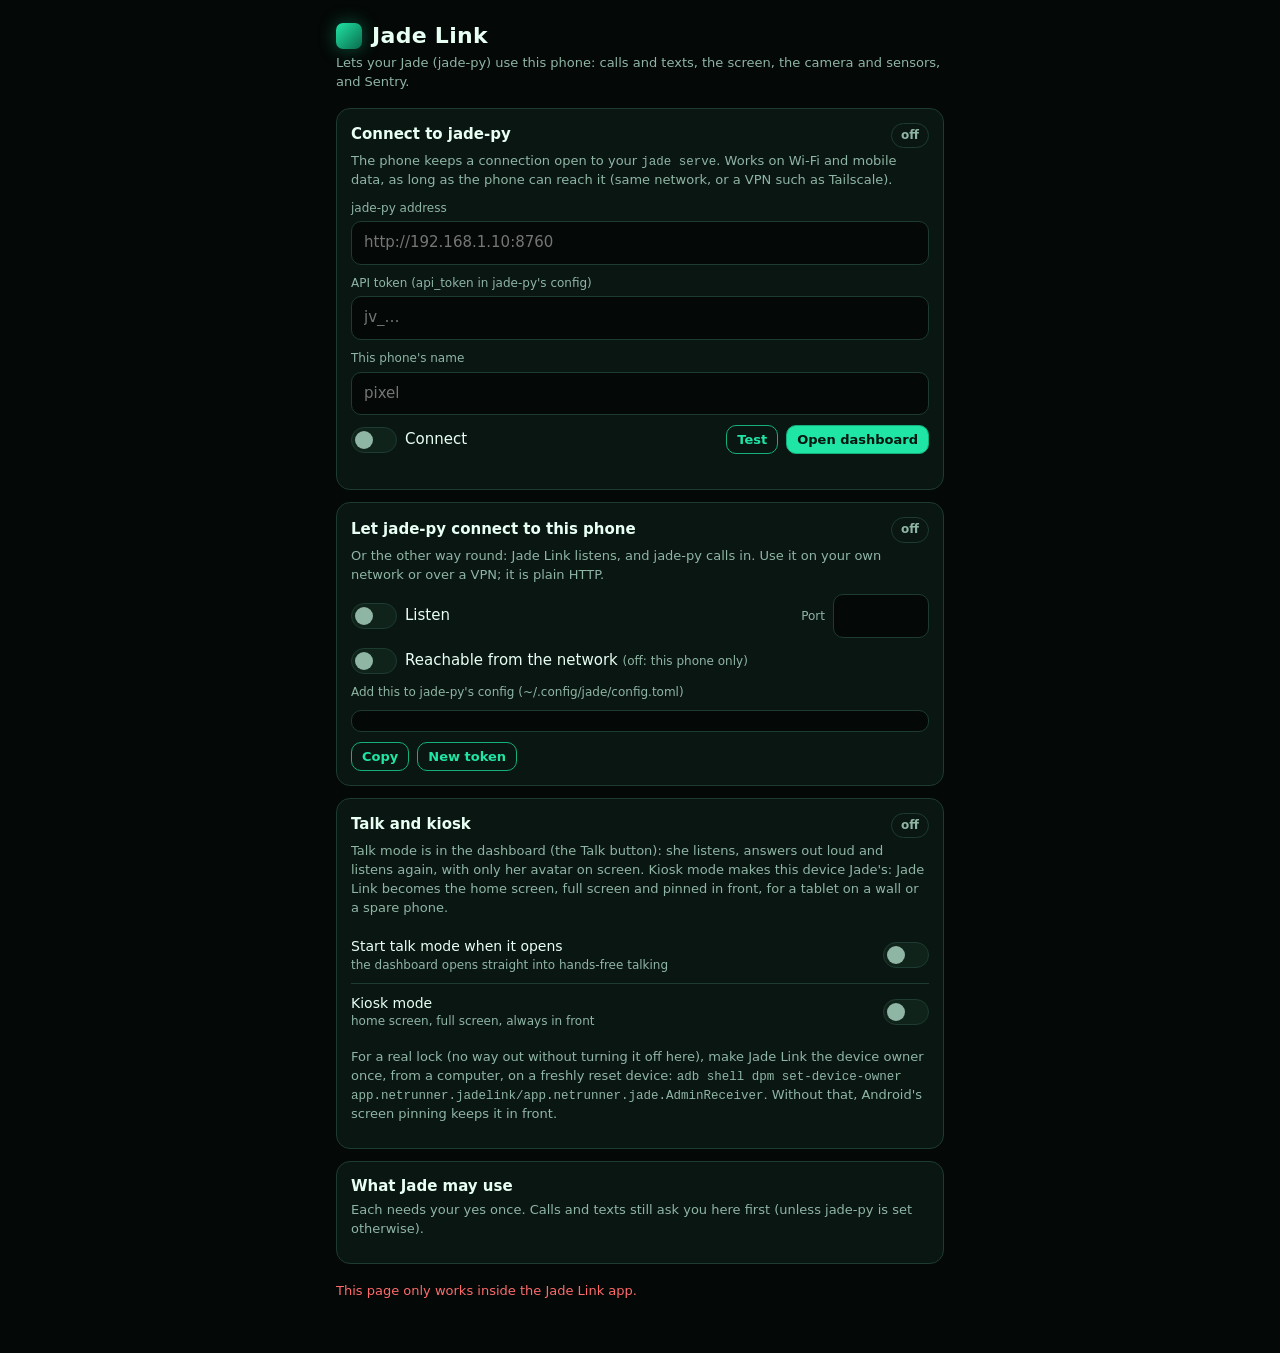
<file: android/proj/assets/setup.html>
<!doctype html>
<html lang="en">
<head>
<meta charset="utf-8">
<meta name="viewport" content="width=device-width, initial-scale=1, viewport-fit=cover">
<title>Jade Link</title>
<style>
  :root { --bg:#040807; --bg2:#0a1612; --bg3:#10231b; --bd:#1d3b30; --fg:#e8fff4; --dim:#8fb5a5; --jade:#1fe5a5; --jade2:#13b07e; --warn:#ffcf5c; --bad:#ff6b6b; }
  * { box-sizing: border-box; }
  html, body { margin: 0; background: var(--bg); color: var(--fg); font: 15px/1.45 system-ui, -apple-system, "Segoe UI", Roboto, sans-serif; }
  body { padding: 16px 16px 40px; padding-top: max(16px, env(safe-area-inset-top)); max-width: 640px; margin: 0 auto; }
  h1 { font-size: 22px; margin: 4px 0 2px; letter-spacing: .3px; display: flex; align-items: center; gap: 10px; }
  h1 .gem { width: 26px; height: 26px; border-radius: 7px; background: linear-gradient(135deg, var(--jade), #0b6b4c); box-shadow: 0 0 18px rgba(31,229,165,.35); }
  .sub { color: var(--dim); margin: 0 0 16px; font-size: 13px; }
  section { background: var(--bg2); border: 1px solid var(--bd); border-radius: 14px; padding: 14px; margin: 12px 0; }
  section h2 { font-size: 15px; margin: 0 0 4px; display: flex; justify-content: space-between; align-items: center; gap: 8px; }
  section p.help { color: var(--dim); font-size: 13px; margin: 0 0 10px; }
  label.f { display: block; font-size: 12px; color: var(--dim); margin: 10px 0 4px; }
  input[type=text], input[type=url], input[type=password], input[type=number] { width: 100%; padding: 10px 12px; border-radius: 10px; border: 1px solid var(--bd); background: var(--bg); color: var(--fg); font: inherit; }
  input:focus { outline: 2px solid var(--jade2); outline-offset: 0; border-color: transparent; }
  .row { display: flex; gap: 8px; align-items: center; flex-wrap: wrap; margin-top: 10px; }
  button { appearance: none; border: 1px solid var(--jade2); background: var(--jade); color: #02140d; font: 600 14px system-ui, sans-serif; padding: 9px 14px; border-radius: 10px; }
  button.ghost { background: transparent; color: var(--jade); }
  button.small { padding: 6px 10px; font-size: 13px; }
  button:active { transform: translateY(1px); }
  .pill { font-size: 12px; font-weight: 600; padding: 3px 9px; border-radius: 999px; border: 1px solid var(--bd); color: var(--dim); white-space: nowrap; }
  .pill.ok { color: var(--jade); border-color: var(--jade2); }
  .pill.warn { color: var(--warn); border-color: #7a6526; }
  .pill.bad { color: var(--bad); border-color: #7a2f2f; }
  .switch { position: relative; width: 46px; height: 26px; flex: none; }
  .switch input { opacity: 0; width: 0; height: 0; }
  .switch span { position: absolute; inset: 0; background: var(--bg3); border: 1px solid var(--bd); border-radius: 99px; transition: .15s; }
  .switch span::after { content: ""; position: absolute; left: 3px; top: 3px; width: 18px; height: 18px; border-radius: 50%; background: var(--dim); transition: .15s; }
  .switch input:checked + span { background: rgba(31,229,165,.2); border-color: var(--jade2); }
  .switch input:checked + span::after { left: 23px; background: var(--jade); }
  .item { display: flex; justify-content: space-between; align-items: center; gap: 10px; padding: 9px 0; border-top: 1px solid var(--bd); }
  .item:first-of-type { border-top: 0; }
  .item .t { font-size: 14px; } .item .d { font-size: 12px; color: var(--dim); }
  code, .mono { font-family: ui-monospace, "SF Mono", Menlo, Consolas, monospace; font-size: 12.5px; }
  pre { background: var(--bg); border: 1px solid var(--bd); border-radius: 10px; padding: 10px; overflow-x: auto; white-space: pre-wrap; word-break: break-all; margin: 8px 0 0; }
  .ask { border: 1px solid var(--jade2); background: rgba(31,229,165,.06); border-radius: 12px; padding: 12px; margin-top: 8px; }
  .ask .t { font-weight: 700; } .ask .d { white-space: pre-wrap; color: var(--fg); opacity: .9; margin: 6px 0 10px; font-size: 14px; }
  .msg { font-size: 13px; margin-top: 8px; min-height: 1em; }
  .msg.ok { color: var(--jade); } .msg.bad { color: var(--bad); }
  footer { color: var(--dim); font-size: 12px; text-align: center; margin-top: 18px; }
  #asksBox:empty { display: none; }
</style>
</head>
<body>
<h1><span class="gem" aria-hidden="true"></span>Jade Link</h1>
<p class="sub">Lets your Jade (jade-py) use this phone: calls and texts, the screen, the camera and sensors, and Sentry.</p>

<section id="asksBox" aria-live="polite"></section>

<section>
  <h2>Connect to jade-py <span id="dialPill" class="pill">off</span></h2>
  <p class="help">The phone keeps a connection open to your <code>jade serve</code>. Works on Wi-Fi and mobile data, as long as the phone can reach it (same network, or a VPN such as Tailscale).</p>
  <label class="f" for="server">jade-py address</label>
  <input id="server" type="url" inputmode="url" placeholder="http://192.168.1.10:8760" autocomplete="off" autocapitalize="off" spellcheck="false">
  <label class="f" for="token">API token (api_token in jade-py's config)</label>
  <input id="token" type="password" placeholder="jv_…" autocomplete="off" autocapitalize="off" spellcheck="false">
  <label class="f" for="name">This phone's name</label>
  <input id="name" type="text" placeholder="pixel" autocomplete="off" autocapitalize="off" spellcheck="false">
  <div class="row">
    <label class="switch" title="Connect"><input id="dialOut" type="checkbox"><span></span></label><span>Connect</span>
    <span style="flex:1"></span>
    <button class="ghost small" id="testBtn">Test</button>
    <button class="small" id="dashBtn">Open dashboard</button>
  </div>
  <div id="dialMsg" class="msg" role="status"></div>
</section>

<section>
  <h2>Let jade-py connect to this phone <span id="listenPill" class="pill">off</span></h2>
  <p class="help">Or the other way round: Jade Link listens, and jade-py calls in. Use it on your own network or over a VPN; it is plain HTTP.</p>
  <div class="row" style="margin-top:0">
    <label class="switch" title="Listen"><input id="listen" type="checkbox"><span></span></label><span>Listen</span>
    <span style="flex:1"></span>
    <label for="port" class="d" style="color:var(--dim);font-size:12px">Port</label>
    <input id="port" type="number" min="1024" max="65535" style="width:96px">
  </div>
  <div class="row">
    <label class="switch" title="Whole network"><input id="lan" type="checkbox"><span></span></label><span>Reachable from the network <span class="d" style="color:var(--dim);font-size:12px">(off: this phone only)</span></span>
  </div>
  <label class="f">Add this to jade-py's config (~/.config/jade/config.toml)</label>
  <pre id="snippet" class="mono"></pre>
  <div class="row"><button class="ghost small" id="copyBtn">Copy</button><button class="ghost small" id="newTokBtn">New token</button></div>
</section>

<section>
  <h2>Talk and kiosk <span id="kioskPill" class="pill">off</span></h2>
  <p class="help">Talk mode is in the dashboard (the Talk button): she listens, answers out loud and listens again, with only her avatar on screen. Kiosk mode makes this device Jade's: Jade Link becomes the home screen, full screen and pinned in front, for a tablet on a wall or a spare phone.</p>
  <div class="item"><div><div class="t">Start talk mode when it opens</div><div class="d">the dashboard opens straight into hands-free talking</div></div><label class="switch"><input id="autoTalk" type="checkbox"><span></span></label></div>
  <div class="item"><div><div class="t">Kiosk mode</div><div class="d" id="kioskNote">home screen, full screen, always in front</div></div><label class="switch"><input id="kiosk" type="checkbox"><span></span></label></div>
  <p class="help" style="margin-top:8px">For a real lock (no way out without turning it off here), make Jade Link the device owner once, from a computer, on a freshly reset device: <code>adb shell dpm set-device-owner app.netrunner.jadelink/app.netrunner.jade.AdminReceiver</code>. Without that, Android's screen pinning keeps it in front.</p>
</section>

<section>
  <h2>What Jade may use</h2>
  <p class="help">Each needs your yes once. Calls and texts still ask you here first (unless jade-py is set otherwise).</p>
  <div id="access"></div>
</section>

<footer id="foot"></footer>

<script>
const $ = id => document.getElementById(id);
const L = window.JadeLink;
const esc = s => String(s ?? '').replace(/[&<>"']/g, c => ({ '&': '&amp;', '<': '&lt;', '>': '&gt;', '"': '&quot;', "'": '&#39;' })[c]);
let cfg = {}, st = {}, dirty = false;

function load() {
  try { cfg = JSON.parse(L.config()); } catch { cfg = {}; }
  $('server').value = cfg.server || ''; $('token').value = cfg.token || ''; $('name').value = cfg.name || '';
  $('dialOut').checked = !!cfg.dial_out; $('listen').checked = !!cfg.listen; $('port').value = cfg.port || 8765; $('lan').checked = cfg.lan !== false;
  $('autoTalk').checked = !!cfg.auto_talk;
  $('foot').textContent = `Jade Link ${cfg.version || ''} · ${cfg.model || ''} · device ${cfg.device_id || ''}`;
  snippet();
}

function save(extra = {}) {
  const o = { auto_talk: $('autoTalk').checked, server: $('server').value.trim(), token: $('token').value.trim(), name: $('name').value.trim(), dial_out: $('dialOut').checked,
              listen: $('listen').checked, port: +$('port').value || 8765, lan: $('lan').checked, ...extra };
  const r = JSON.parse(L.save(JSON.stringify(o)));
  if (r.error) msg('dialMsg', r.error, false);
  cfg = { ...cfg, ...o }; dirty = false; snippet(); refresh();
}

function snippet() {
  const name = ($('name').value.trim() || cfg.model || 'phone').toLowerCase().replace(/[^\w.-]+/g, '-');
  const ip = (st.ips || []).find(a => !a.startsWith('127.')) || '<phone-ip>';
  $('snippet').textContent = `[[phones]]\nname = "${name}"\nurl = "http://${ip}:${$('port').value || 8765}"\ntoken = "${cfg.listen_token || ''}"`;
}

function msg(id, text, ok) { const e = $(id); e.textContent = text; e.className = 'msg ' + (ok === true ? 'ok' : ok === false ? 'bad' : ''); }

function pill(id, text, kind) { const e = $(id); e.textContent = text; e.className = 'pill ' + (kind || ''); }

function refresh() {
  try { st = JSON.parse(L.status()); } catch { return; }
  const d = st.link?.dial_out || {}, l = st.link?.listen || {};
  if (!cfg.dial_out) pill('dialPill', 'off'); else if (d.connected) pill('dialPill', 'connected' + (d.name ? ' as ' + d.name : ''), 'ok'); else pill('dialPill', d.error ? 'not connected' : 'connecting…', d.error ? 'bad' : 'warn');
  if (cfg.dial_out && !d.connected && d.error) msg('dialMsg', d.error, false); else if (cfg.dial_out && d.connected) msg('dialMsg', `Jade has asked ${d.answered || 0} thing${d.answered === 1 ? '' : 's'} since it connected.`, true);
  if (!cfg.listen) pill('listenPill', 'off'); else if (l.listening) pill('listenPill', 'listening on ' + (l.port || cfg.port), 'ok'); else pill('listenPill', l.error ? 'cannot listen' : 'starting…', l.error ? 'bad' : 'warn');
  snippet();
  const k = st.kiosk || {};
  $('kiosk').checked = !!k.on;
  if (!k.on) pill('kioskPill', 'off'); else if (k.locked) pill('kioskPill', k.owner ? 'locked (owner)' : 'locked', 'ok'); else pill('kioskPill', k.pinned ? 'pinned' : 'on', 'warn');
  $('kioskNote').textContent = !k.on ? 'home screen, full screen, always in front' : k.locked ? 'on and locked: turn it off here to leave' : k.pinned ? 'on: pinned to the screen (hold Back and Overview to unpin)' : 'on: choose Jade Link as the home app if Android asks';
  asks(st.asks || []);
  access(st.info || {});
}

function asks(list) {
  const box = $('asksBox');
  if (!list.length) { box.innerHTML = ''; return; }
  box.innerHTML = '<h2>Jade is asking</h2>' + list.map(a => `<div class="ask"><div class="t">${esc(a.title)}</div><div class="d">${esc(a.detail)}</div>
    <div class="row" style="margin:0"><button class="ghost" data-no="${esc(a.id)}">Don't</button><button data-yes="${esc(a.id)}">Allow</button></div></div>`).join('');
}

function access(info) {
  const p = info.permissions || {};
  const perm = (...k) => k.every(x => p['android.permission.' + x] !== false);
  const rows = [
    ['Talk mode voice', 'speech recognizer and text-to-speech on this device', !!(st.voice && st.speech_recognizer && perm('RECORD_AUDIO')), 'perms:senses'],
    ['Calls, texts and contacts', 'place calls, send and read texts, look up contacts', perm('CALL_PHONE', 'SEND_SMS', 'READ_SMS', 'READ_CONTACTS', 'READ_PHONE_STATE'), 'perms:phone'],
    ['Camera, microphone, location', 'photos, recordings, where the phone is', perm('CAMERA', 'RECORD_AUDIO', 'ACCESS_FINE_LOCATION'), 'perms:senses'],
    ['Notifications', 'so Jade Link can show Jade\'s questions', perm('POST_NOTIFICATIONS'), 'perms:notify'],
    ['Screen control', 'read and tap in other apps (Accessibility → Jade Link)', !!info.screen_control, 'accessibility'],
    ['Notification access', 'Sentry rules that react to other apps\' notifications', !!info.notification_access, 'notifications'],
    ['Open apps from the background', 'alarms, calls, links: "Display over other apps"', !!info.can_open_apps, 'overlay'],
    ['Change brightness', '"Modify system settings"', !!st.can_write_settings, 'write_settings'],
    ['Stay connected', 'battery optimisation off, so Android does not cut the link', !st.battery_optimized, 'battery'],
  ];
  $('access').innerHTML = rows.map(([t, d, ok, act]) => `<div class="item"><div><div class="t">${esc(t)}</div><div class="d">${esc(d)}</div></div>
    ${ok ? '<span class="pill ok">on</span>' : `<button class="small ghost" data-act="${act}">Allow</button>`}</div>`).join('');
}

const PERMS = {
  phone: ['CALL_PHONE', 'ANSWER_PHONE_CALLS', 'READ_PHONE_STATE', 'READ_CALL_LOG', 'SEND_SMS', 'READ_SMS', 'RECEIVE_SMS', 'READ_CONTACTS', 'BLUETOOTH_CONNECT', 'BLUETOOTH_SCAN'],
  senses: ['CAMERA', 'RECORD_AUDIO', 'ACCESS_FINE_LOCATION', 'ACCESS_COARSE_LOCATION', 'ACTIVITY_RECOGNITION'],
  notify: ['POST_NOTIFICATIONS'],
};

document.addEventListener('click', e => {
  const t = e.target.closest('button'); if (!t) return;
  if (t.dataset.yes) { L.answer(t.dataset.yes, true); setTimeout(refresh, 150); return; }
  if (t.dataset.no) { L.answer(t.dataset.no, false); setTimeout(refresh, 150); return; }
  const act = t.dataset.act;
  if (act) { if (act.startsWith('perms:')) L.requestPerms(PERMS[act.slice(6)].map(x => 'android.permission.' + x).join(',')); else L.open(act); return; }
  if (t.id === 'testBtn') { msg('dialMsg', 'Checking…'); L.test($('server').value.trim(), $('token').value.trim()); }
  if (t.id === 'dashBtn') { if (dirty) save(); if (!$('server').value.trim()) return msg('dialMsg', 'Enter jade-py\'s address first.', false); L.dashboard(); }
  if (t.id === 'copyBtn') { navigator.clipboard?.writeText($('snippet').textContent).then(() => { t.textContent = 'Copied'; setTimeout(() => t.textContent = 'Copy', 1500); }).catch(() => {}); }
  if (t.id === 'newTokBtn') { cfg.listen_token = L.newListenToken(); snippet(); }
});
for (const id of ['dialOut', 'listen', 'lan']) $(id).addEventListener('change', () => save());
$('autoTalk').addEventListener('change', () => save({ auto_talk: $('autoTalk').checked }));
$('kiosk').addEventListener('change', () => { try { window.NetrunnerAndroid.setKiosk($('kiosk').checked); } catch {} setTimeout(refresh, 800); });
for (const id of ['server', 'token', 'name', 'port']) { $(id).addEventListener('input', () => { dirty = true; if (id === 'name' || id === 'port') snippet(); }); $(id).addEventListener('change', () => save()); }

window.onTest = r => msg('dialMsg', r.ok ? `jade-py ${r.status?.version || ''} answers (model ${r.status?.model || '?'}).` : r.error, !!r.ok);
window.onPerms = () => refresh();
window.onResume = () => refresh();
if (L) { load(); refresh(); setInterval(() => { if (!document.hidden) refresh(); }, 2000); }
else document.body.insertAdjacentHTML('beforeend', '<p class="msg bad">This page only works inside the Jade Link app.</p>');
</script>
</body>
</html>
</file>
